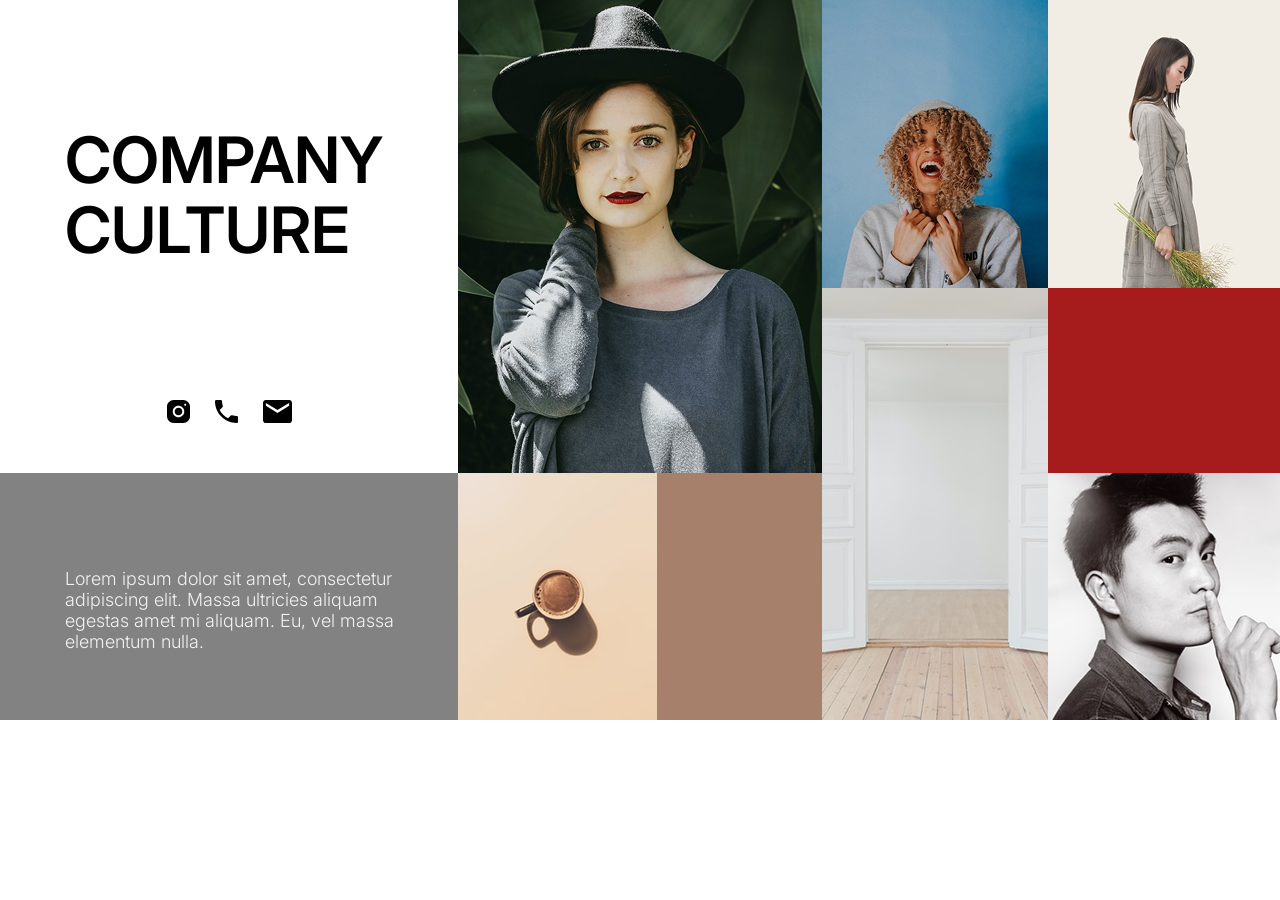
<file: index.html>
<!DOCTYPE html>
<html lang="en">
  <head>
    <meta charset="UTF-8" />
    <meta name="viewport" content="width=device-width, initial-scale=1.0" />
    <title>HW1</title>
    <link rel="stylesheet" href="reset.css" />
    <link rel="stylesheet" href="styles.css" />
  </head>
  <body>
    <section class="culture">
      <div class="culture__info">
        <div class="culture__top">
          <div class="culture__title">COMPANY CULTURE</div>
          <div class="culture__icons">
            <a href="#!" class="culture__icon">
              <img src="sources/inst.svg" alt="inst" />
            </a>
            <a href="#!" class="culture__icon">
              <img src="sources/phone.svg" alt="phone" />
            </a>
            <a href="#!" class="culture__icon">
              <img src="sources/mail.svg" alt="mail" />
            </a>
          </div>
        </div>
        <div class="culture__text">
          Lorem ipsum dolor sit amet, consectetur adipiscing elit. Massa
          ultricies aliquam egestas amet mi aliquam. Eu, vel massa elementum
          nulla.
        </div>
      </div>
      <div class="culture__gallery">
        <img
          src="sources/1.png"
          alt="1"
          class="culture__image culture__image--1"
        />
        <img
          src="sources/2.png"
          alt="2"
          class="culture__image culture__image--2"
        />
        <img
          src="sources/brown.png"
          alt="brown"
          class="culture__image culture__image--brown"
        />
        <img
          src="sources/3.png"
          alt="3"
          class="culture__image culture__image--3"
        />
        <img
          src="sources/4.png"
          alt="4"
          class="culture__image culture__image--4"
        />
        <img
          src="sources/5.png"
          alt="5"
          class="culture__image culture__image--5"
        />
        <img
          src="sources/red.png"
          alt="red"
          class="culture__image culture__image--red"
        />
        <img
          src="sources/6.png"
          alt="6"
          class="culture__image culture__image--6"
        />
      </div>
    </section>
  </body>
</html>
</file>
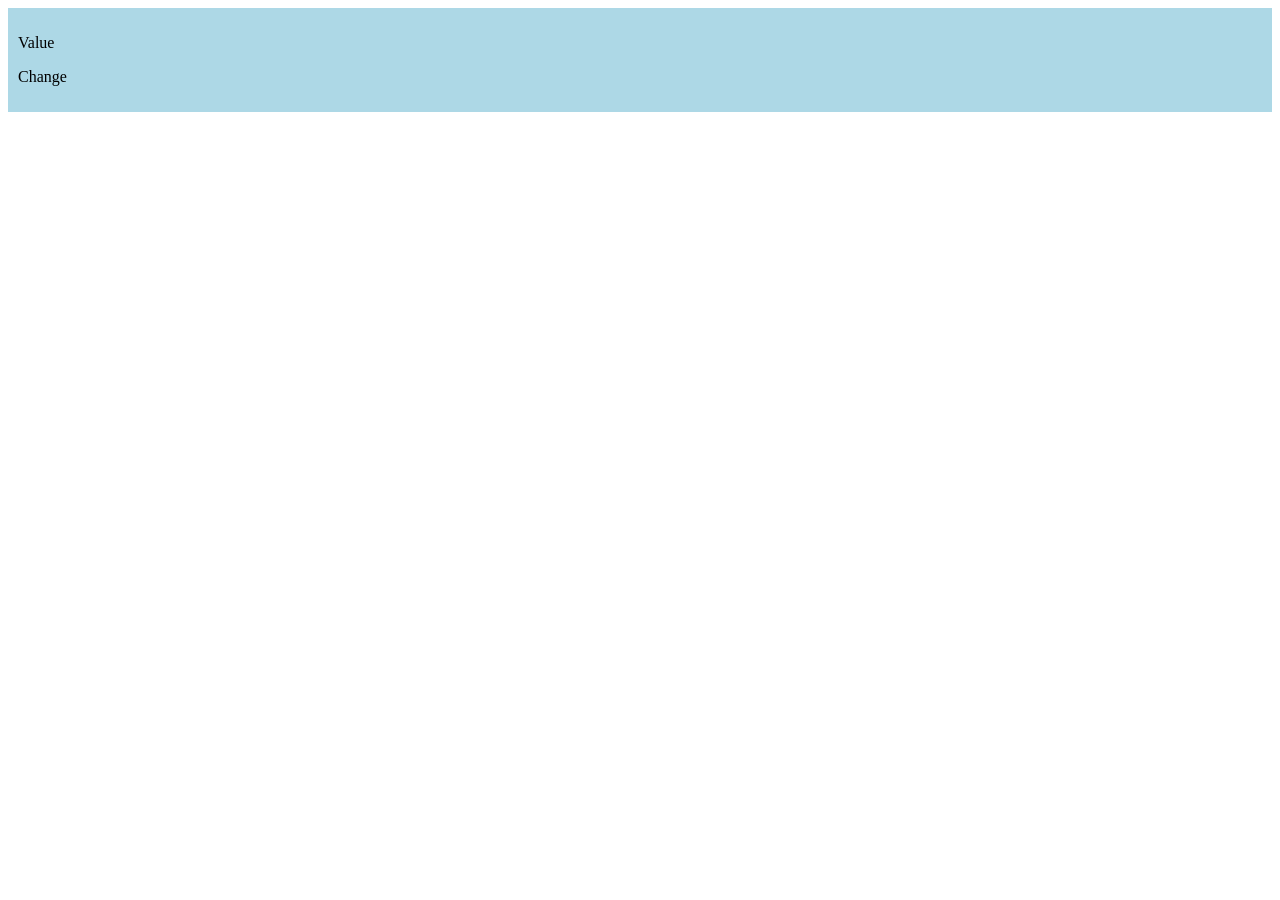
<file: hw3/index.html>
<!DOCTYPE html>
<html lang="en">
  <head>
    <meta charset="UTF-8" />
    <meta name="viewport" content="width=device-width, initial-scale=1.0" />
    <title>Document</title>
  </head>
  <body></body>
  <script src="/hw3/eventloop.js"></script>
</html>
</file>
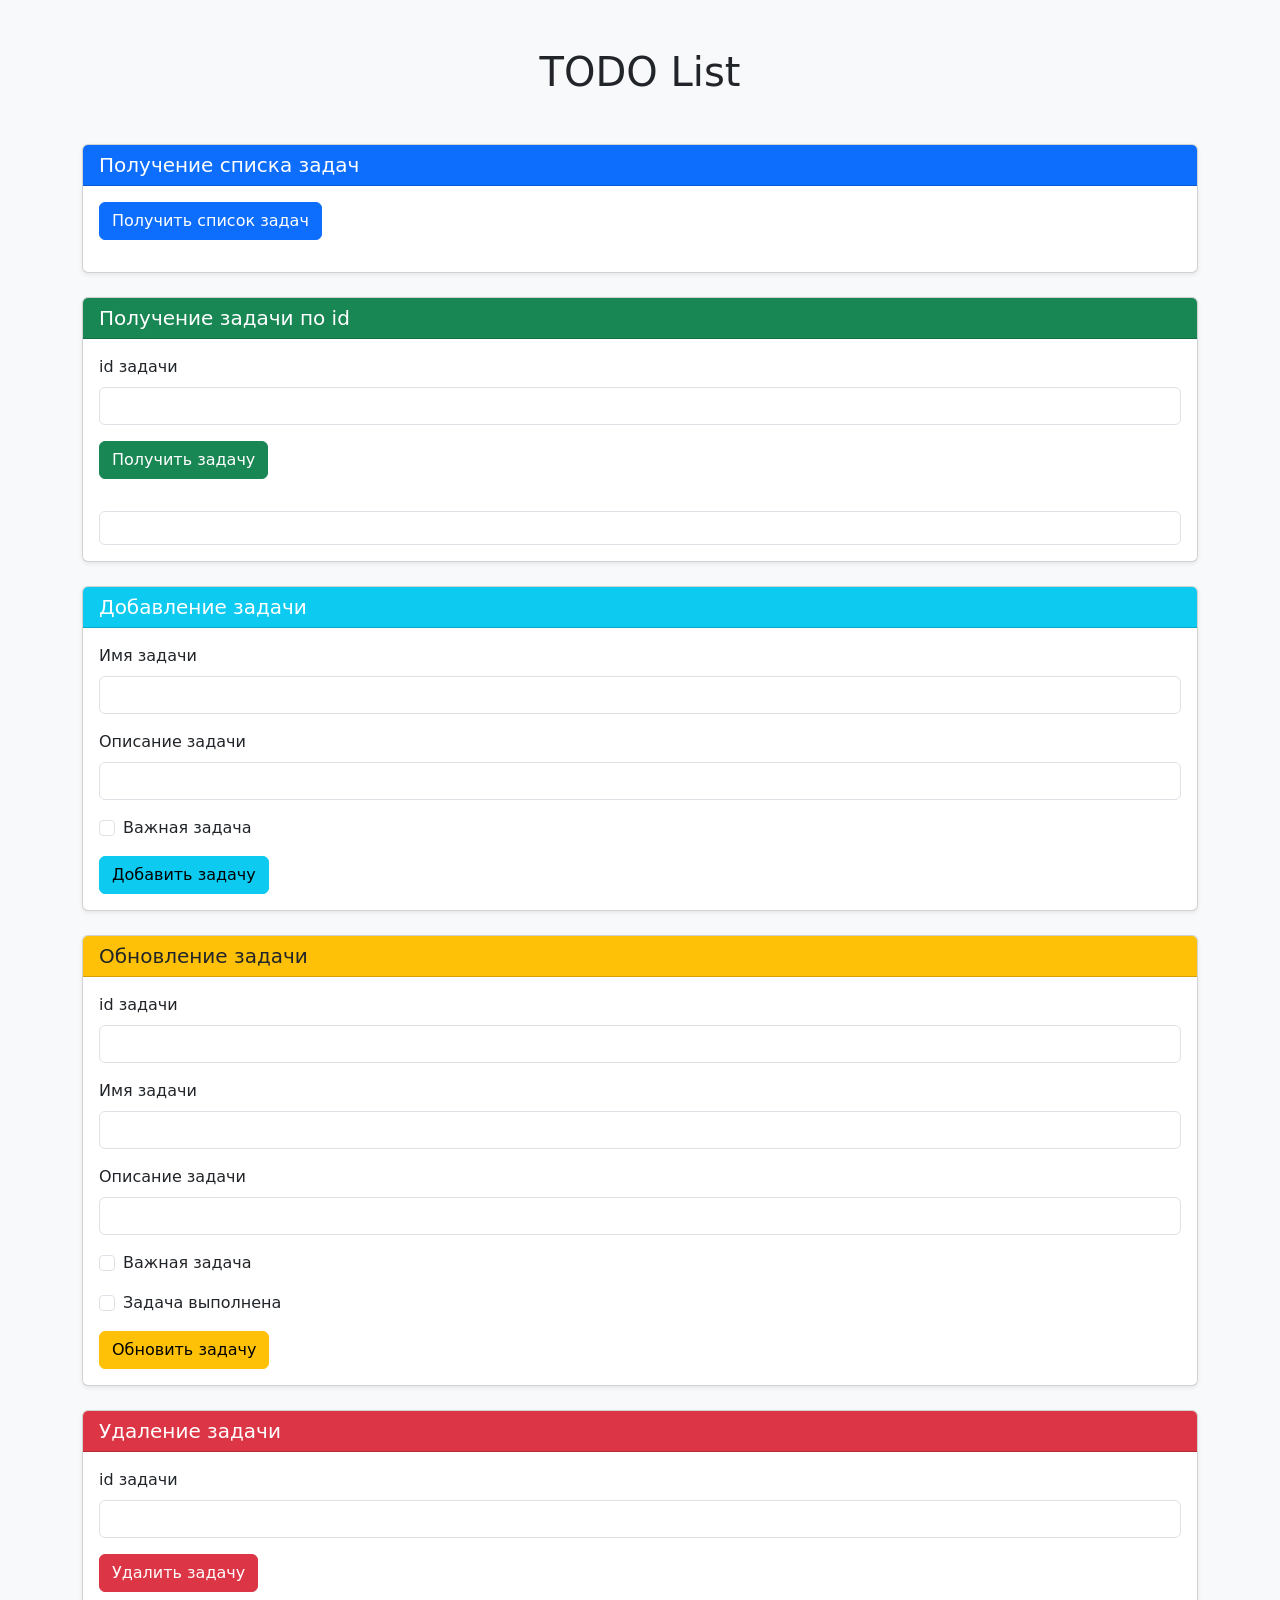
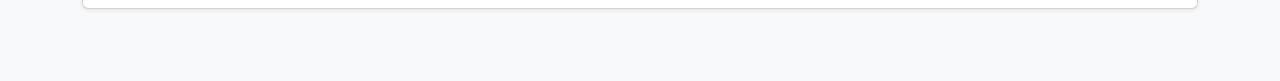
<file: hw4/index.html>
<!DOCTYPE html>
<html lang="en">
  <head>
    <meta charset="UTF-8" />
    <meta name="viewport" content="width=device-width, initial-scale=1.0" />
    <link
      href="https://cdn.jsdelivr.net/npm/bootstrap@5.3.8/dist/css/bootstrap.min.css"
      rel="stylesheet"
      integrity="sha384-sRIl4kxILFvY47J16cr9ZwB07vP4J8+LH7qKQnuqkuIAvNWLzeN8tE5YBujZqJLB"
      crossorigin="anonymous"
    />
    <title>Document</title>
  </head>
  <body class="bg-light">
    <div class="container py-5">
      <h1 class="text-center mb-5">TODO List</h1>

      <section class="card mb-4 shadow-sm">
        <div class="card-header bg-primary text-white">
          <h2 class="h5 mb-0">Получение списка задач</h2>
        </div>
        <div class="card-body">
          <button id="btn1" class="btn btn-primary mb-3">
            Получить список задач
          </button>
          <ul id="tasksList" class="list-group"></ul>
        </div>
      </section>

      <section class="card mb-4 shadow-sm">
        <div class="card-header bg-success text-white">
          <h2 class="h5 mb-0">Получение задачи по id</h2>
        </div>
        <div class="card-body">
          <form name="getTaskForm" action="#!">
            <div class="mb-3">
              <label class="form-label">id задачи</label>
              <input name="taskId" type="text" class="form-control" />
            </div>
          </form>
          <button id="btn2" class="btn btn-success mb-3">
            Получить задачу
          </button>
          <div
            id="taskContainer"
            class="mt-3 p-3 border rounded bg-white"
          ></div>
        </div>
      </section>

      <section class="card mb-4 shadow-sm">
        <div class="card-header bg-info text-white">
          <h2 class="h5 mb-0">Добавление задачи</h2>
        </div>
        <div class="card-body">
          <form name="addTaskForm" action="#!">
            <div class="mb-3">
              <label class="form-label">Имя задачи</label>
              <input name="taskName" type="text" class="form-control" />
            </div>
            <div class="mb-3">
              <label class="form-label">Описание задачи</label>
              <input name="taskDesc" type="text" class="form-control" />
            </div>
            <div class="mb-3 form-check">
              <input name="taskFlag" type="checkbox" class="form-check-input" />
              <label class="form-check-label">Важная задача</label>
            </div>
          </form>
          <button id="btn3" class="btn btn-info">Добавить задачу</button>
        </div>
      </section>

      <section class="card mb-4 shadow-sm">
        <div class="card-header bg-warning text-dark">
          <h2 class="h5 mb-0">Обновление задачи</h2>
        </div>
        <div class="card-body">
          <form name="updateTaskForm" action="#!">
            <div class="mb-3">
              <label class="form-label">id задачи</label>
              <input name="taskId" type="text" class="form-control" />
            </div>
            <div class="mb-3">
              <label class="form-label">Имя задачи</label>
              <input name="taskName" type="text" class="form-control" />
            </div>
            <div class="mb-3">
              <label class="form-label">Описание задачи</label>
              <input name="taskDesc" type="text" class="form-control" />
            </div>
            <div class="mb-3 form-check">
              <input name="taskFlag" type="checkbox" class="form-check-input" />
              <label class="form-check-label">Важная задача</label>
            </div>
            <div class="mb-3 form-check">
              <input
                name="taskFlag2"
                type="checkbox"
                class="form-check-input"
              />
              <label class="form-check-label">Задача выполнена</label>
            </div>
          </form>
          <button id="btn4" class="btn btn-warning">Обновить задачу</button>
        </div>
      </section>

      <section class="card mb-4 shadow-sm">
        <div class="card-header bg-danger text-white">
          <h2 class="h5 mb-0">Удаление задачи</h2>
        </div>
        <div class="card-body">
          <form name="deleteTaskForm" action="#!">
            <div class="mb-3">
              <label class="form-label">id задачи</label>
              <input name="taskId" type="text" class="form-control" />
            </div>
          </form>
          <button id="btn5" class="btn btn-danger">Удалить задачу</button>
        </div>
      </section>
    </div>
  </body>
  <script src="/hw4/todoApi.js"></script>
  <script
    src="https://cdn.jsdelivr.net/npm/bootstrap@5.3.8/dist/js/bootstrap.bundle.min.js"
    integrity="sha384-FKyoEForCGlyvwx9Hj09JcYn3nv7wiPVlz7YYwJrWVcXK/BmnVDxM+D2scQbITxI"
    crossorigin="anonymous"
  ></script>
</html>
</file>
<file: styles.css>
@import url("https://fonts.googleapis.com/css2?family=Inter:ital,opsz,wght@0,14..32,100..900;1,14..32,100..900&display=swap");

* {
    font-family: "Inter", sans-serif;
    font-optical-sizing: auto;
}

.culture {
    max-width: 1280px;
    margin: 0 auto;
    display: flex;
}

.culture__info {
    max-width: 458px;
}
.culture__top {
    height: 473px;
    padding: 125px 65px 50px;

    display: flex;
    flex-direction: column;
    align-items: center;
    justify-content: space-between;
}
.culture__title {
    font-weight: 600;
    font-size: 64px;
    line-height: 110%;
    color: #000;
}
.culture__text {
    height: 247px;
    background-color: #828282;
    padding: 95px 48px 64px 65px;

    font-weight: 300;
    font-size: 18px;
    color: #f2f2f2;
}

.culture__icons {
    display: flex;
    gap: 25px;
}

.culture__image--1 {
    min-height: 473px;
    grid-area: img1;
}
.culture__image--2 {
    min-height: 247px;
    grid-area: img2;
}
.culture__image--3 {
    grid-area: img3;
}
.culture__image--4 {
    grid-area: img4;
}
.culture__image--5 {
    grid-area: img5;
}
.culture__image--6 {
    grid-area: img6;
}
.culture__image--brown {
    min-height: 247px;
    grid-area: img-brown;
}
.culture__image--red {
    grid-area: img-red;
}
.culture__gallery {
    display: grid;

    grid-template-areas:
        "img1 img1 img3 img5"
        "img1 img1 img4 img-red"
        "img2 img-brown img4 img6";
}

.culture__image {
    width: 100%;
    height: 100%;
    object-fit: cover;
}

@media screen and (max-width: 900px) {
    .culture {
        flex-wrap: wrap;
    }
    .culture__info {
        max-width: 100%;
    }
    .culture__top {
        height: 300px;
        padding: 75px 65px 50px;
        column-gap: 20px;
    }
    .culture__title {
        text-align: center;
    }
    .culture__text {
        height: 207px;
        background-color: #828282;
        padding: 65px 30px 35px 35px;
    }
}
</file>
